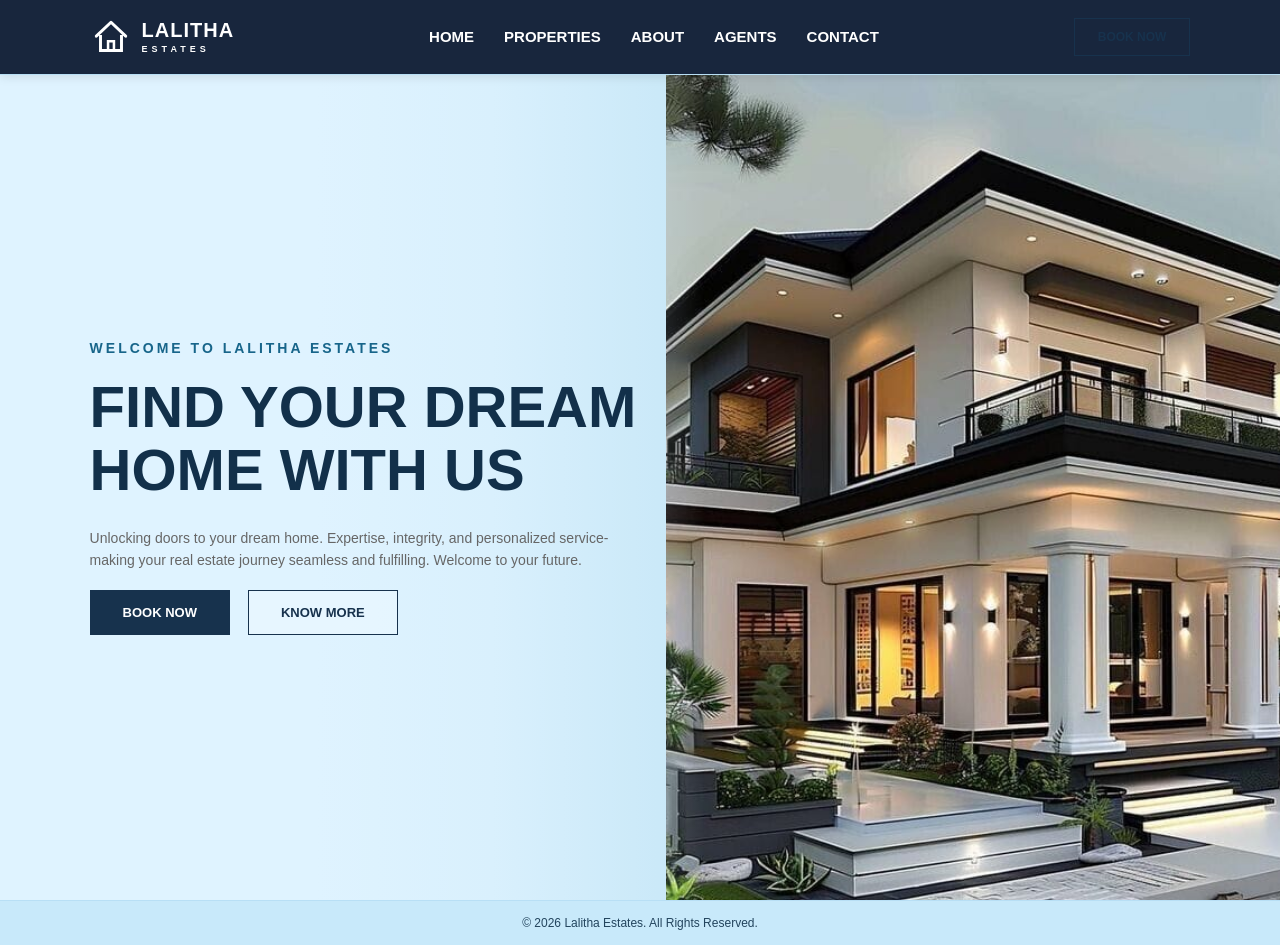
<file: fsd/index.html>
<!DOCTYPE html>
<html lang="en">

<head>
    <meta charset="UTF-8">
    <meta name="viewport" content="width=device-width, initial-scale=1.0">

    <title>Llaitha Estates</title>

    <!-- Link CSS file -->
    <link rel="stylesheet" href="style.css">
</head>

<body>

    <!-- ================= NAVBAR ================= -->

    <header>

        <nav class="navbar">

            <!-- LOGO -->

            <a href="index.html" class="logo">

                <div class="logo-icon">

                    <svg viewBox="0 0 100 100">

                        <!-- Roof -->
                        <path d="M15 48 L50 15 L85 48"
                              fill="none"
                              stroke="white"
                              stroke-width="7"
                              stroke-linecap="round"
                              stroke-linejoin="round"/>

                        <!-- House -->
                        <path d="M25 45 V82 H75 V45"
                              fill="none"
                              stroke="white"
                              stroke-width="7"/>

                        <!-- Door -->
                        <path d="M43 82 V60 H57 V82"
                              fill="none"
                              stroke="white"
                              stroke-width="6"/>

                    </svg>

                </div>

                <div class="logo-text">
                    <span>LALITHA</span>
                    <small>ESTATES</small>
                </div>

            </a>


            <!-- ================= NAVIGATION LINKS ================= -->

            <ul class="nav-links">

                <li>
                    <a href="index.html">HOME</a>
                </li>

                <li>
                    <a href="properties.html">PROPERTIES</a>
                </li>

                <li>
                    <a href="about.html">ABOUT</a>
                </li>

                <li>
                    <a href="agents.html">AGENTS</a>
                </li>

                <li>
                    <a href="contact.html">CONTACT</a>
                </li>

            </ul>


            <!-- BOOK NOW -->

            <a href="contact.html" class="nav-button">
                BOOK NOW
            </a>

        </nav>

    </header>


    <!-- ================= HOME / HERO SECTION ================= -->

    <main>

        <section class="hero">

            <!-- Dark overlay -->
            <div class="hero-overlay"></div>


            <!-- Hero Content -->

            <div class="hero-content">

                <p class="welcome">
                    WELCOME TO LALITHA ESTATES
                </p>


                <h1>
                    FIND YOUR DREAM
                    <br>
                    HOME WITH US
                </h1>


                <p class="description">

                    Unlocking doors to your dream home.
                    Expertise, integrity, and personalized
                    service-making your real estate journey
                    seamless and fulfilling. Welcome to your
                    future.

                </p>


                <!-- Buttons -->

                <div class="hero-buttons">

                    <a href="contact.html" class="btn book-btn">
                        BOOK NOW
                    </a>

                    <a href="about.html" class="btn know-btn">
                        KNOW MORE
                    </a>

                </div>

            </div>

        </section>

    </main>


    <!-- ================= FOOTER ================= -->

    <footer>

        <p>
            © 2026 Lalitha Estates. All Rights Reserved.
        </p>

    </footer>


</body>

</html
</file>
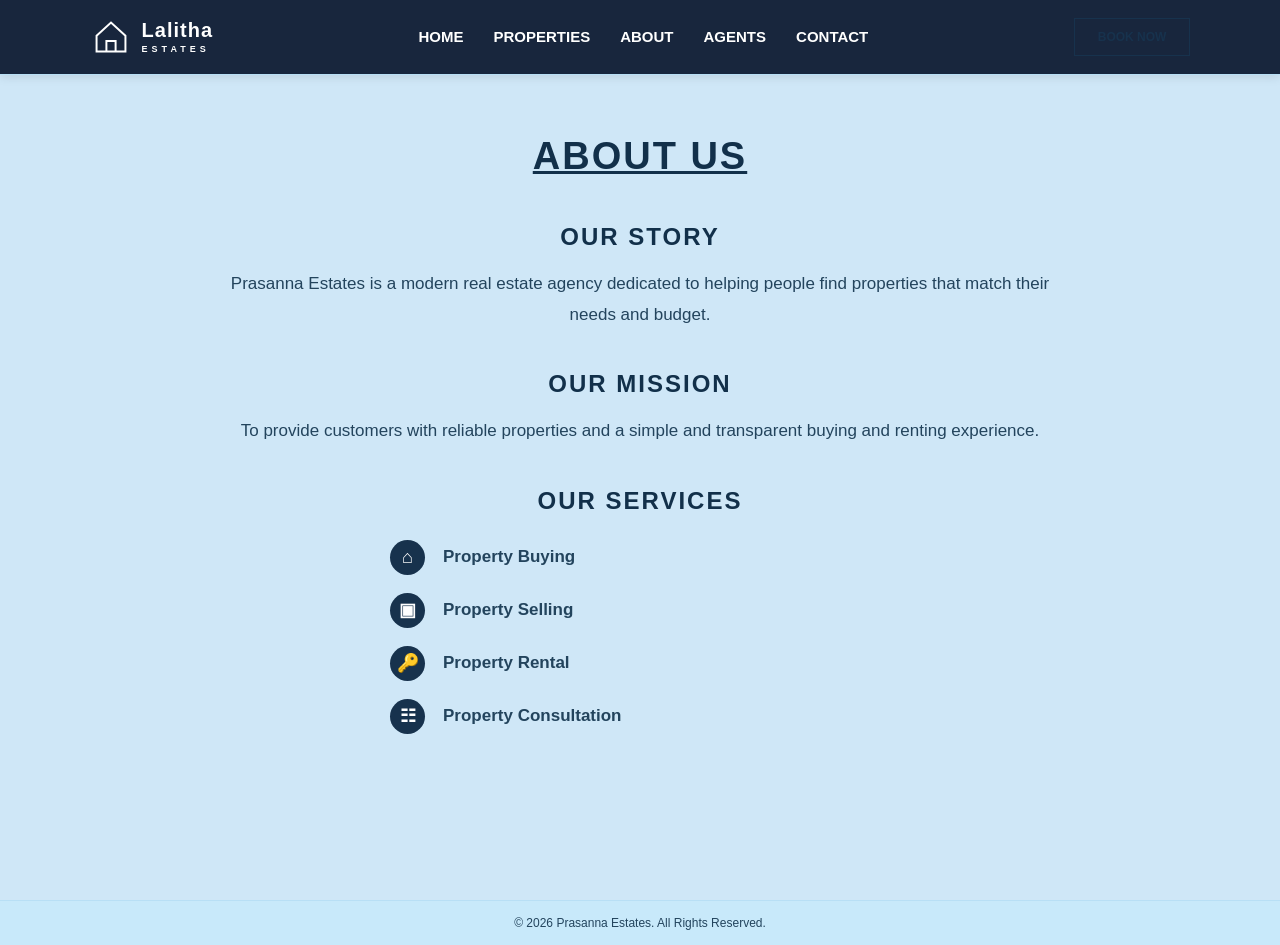
<file: fsd/About.html>
<!DOCTYPE html>
<html lang="en">

<head>
    <meta charset="UTF-8">
    <meta name="viewport" content="width=device-width, initial-scale=1.0">

    <title>About Us - Lalitha Estates</title>

    <link rel="stylesheet" href="style.css">
</head>

<body>

    <!-- =========================================
         NAVBAR
    ========================================= -->

    <nav class="navbar">

        <a href="index.html" class="logo">

            <div class="logo-icon">
                <svg viewBox="0 0 64 64" fill="none">
                    <path d="M10 30L32 10L54 30V54H10V30Z"
                          stroke="#17324d"
                          stroke-width="3"/>

                    <path d="M25 54V38H39V54"
                          stroke="#17324d"
                          stroke-width="3"/>
                </svg>
            </div>

            <div class="logo-text">
                <span>Lalitha</span>
                <small>ESTATES</small>
            </div>

        </a>


        <ul class="nav-links">

            <li><a href="index.html">HOME</a></li>

            <li><a href="Properties.html">PROPERTIES</a></li>

            <li><a href="About.html">ABOUT</a></li>

            <li><a href="Agents.html">AGENTS</a></li>

            <li><a href="Contact.html">CONTACT</a></li>

        </ul>


        <a href="Contact.html" class="nav-button">
            BOOK NOW
        </a>

    </nav>


    <!-- =========================================
         ABOUT PAGE
    ========================================= -->

    
        <main class="about-page">

        <section class="about-heading">
            
            

            <h1>ABOUT US</h1>

            

        </section>


        <!-- OUR STORY -->

        <section class="about-section">

            <h2>OUR STORY</h2>

            <p>
                Prasanna Estates is a modern real estate agency
                dedicated to helping people find properties that
                match their needs and budget.
            </p>

        </section>


        <!-- OUR MISSION -->

        <section class="about-section">

            <h2>OUR MISSION</h2>

            <p>
                To provide customers with reliable properties
                and a simple and transparent buying and renting
                experience.
            </p>

        </section>


        <!-- OUR SERVICES -->

        <section class="services-section">

            <h2>OUR SERVICES</h2>

            <div class="service-list">

                <div class="service-item">

                    <div class="service-icon">⌂</div>

                    <span>Property Buying</span>

                </div>


                <div class="service-item">

                    <div class="service-icon">▣</div>

                    <span>Property Selling</span>

                </div>


                <div class="service-item">

                    <div class="service-icon">🔑</div>

                    <span>Property Rental</span>

                </div>


                <div class="service-item">

                    <div class="service-icon">☷</div>

                    <span>Property Consultation</span>

                </div>

            </div>

        </section>

    </main>


    <!-- FOOTER -->

    <footer>

        © 2026 Prasanna Estates. All Rights Reserved.

    </footer>

</body>

</html>
</file>
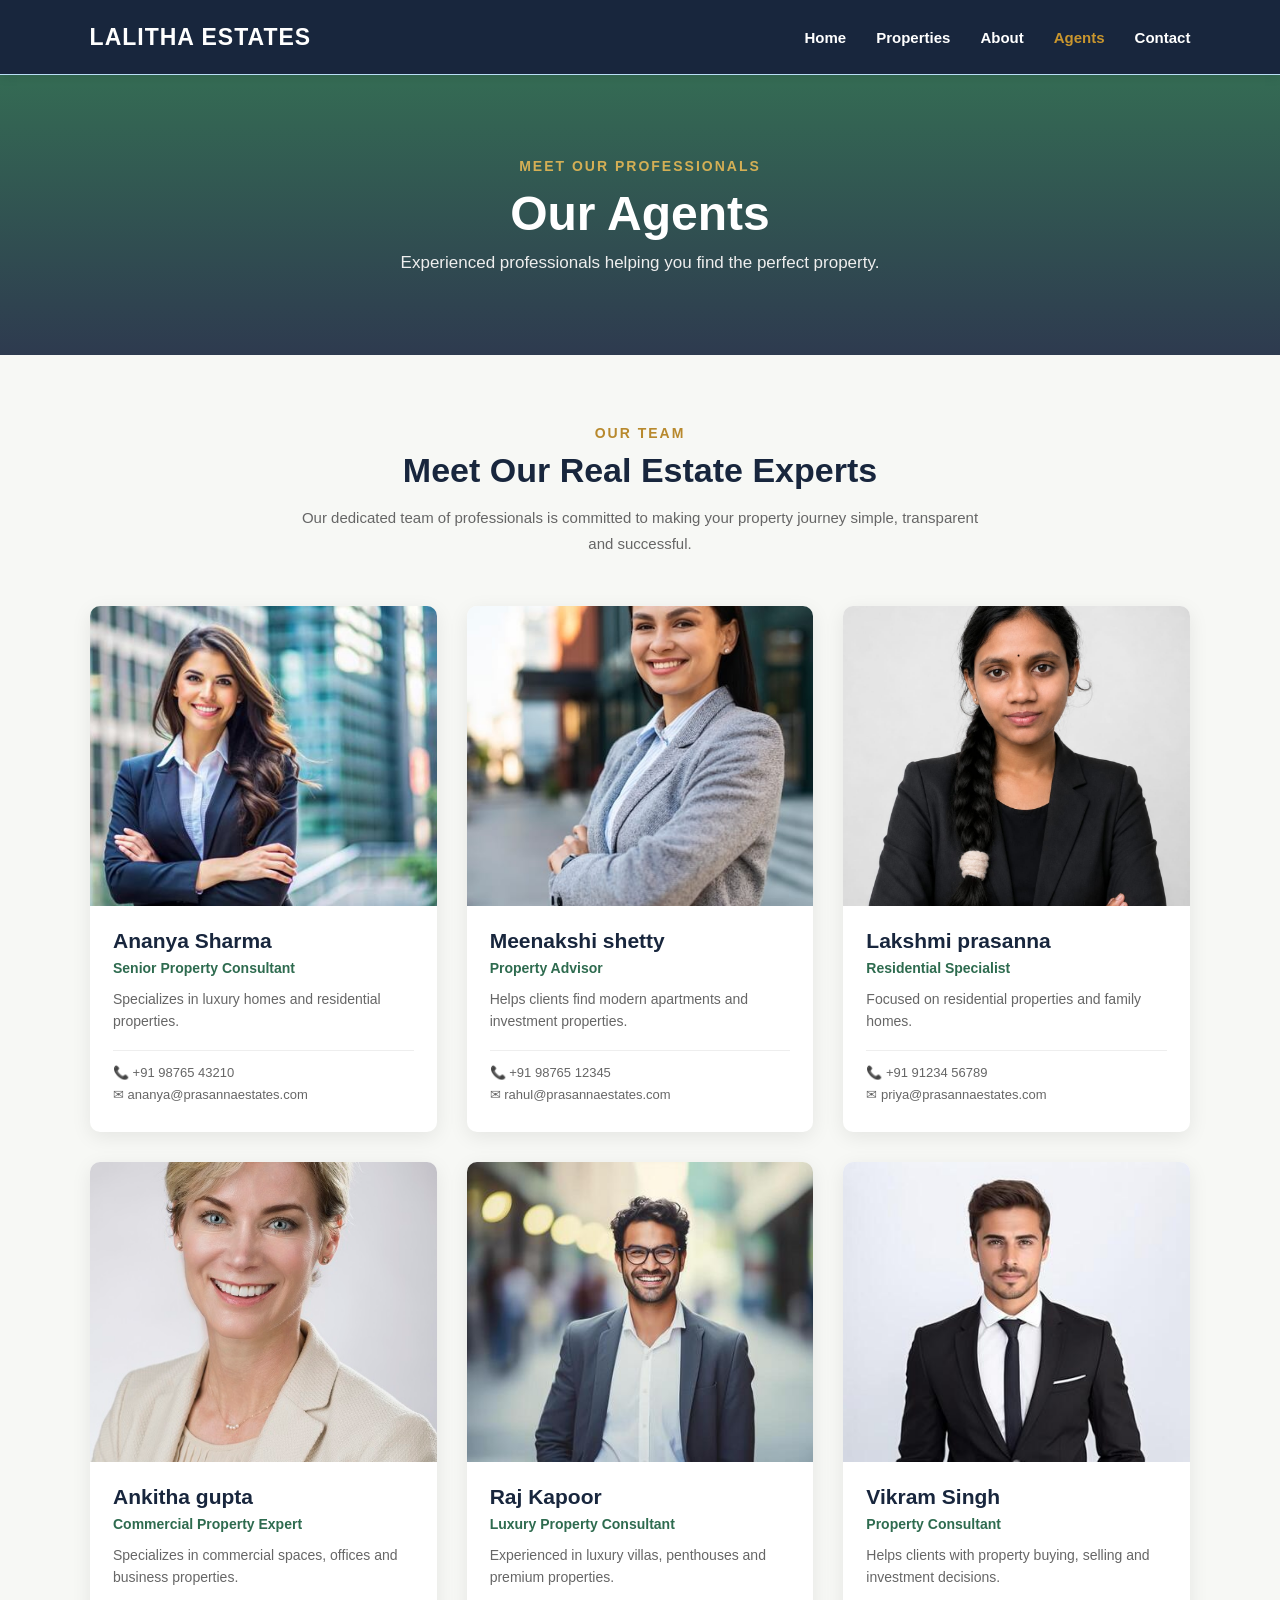
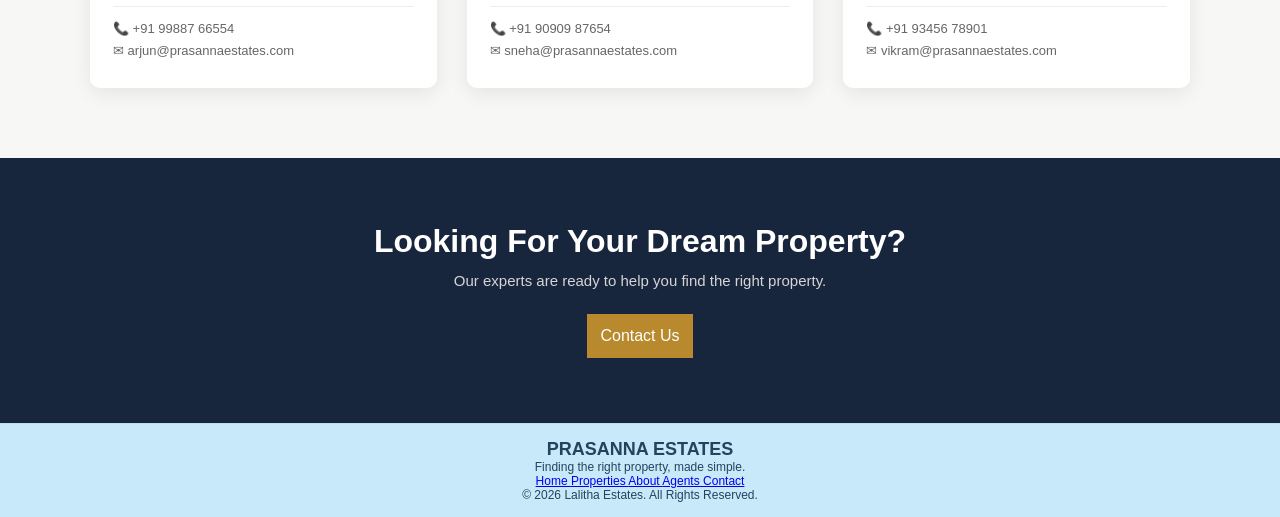
<file: fsd/Agents.html>
<!DOCTYPE html>
<html lang="en">

<head>

    <meta charset="UTF-8">

    <meta name="viewport"
          content="width=device-width, initial-scale=1.0">

    <title>Our Agents - Lalitha Estates</title>

    <link rel="stylesheet" href="style.css">

</head>

<body>


<!-- ================= NAVBAR ================= -->

<header>

    <nav class="navbar">

        <!-- LOGO -->

        <a href="index.html" class="logo">
            LALITHA ESTATES
        </a>


        <!-- NAVIGATION -->

        <div class="nav-links">

            <a href="Home.html">
                Home
            </a>

            <a href="Properties.html">
                Properties
            </a>

            <a href="About.html">
                About
            </a>

            <a href="Agents.html" class="active">
                Agents
            </a>

            <a href="Contact.html">
                Contact
            </a>

        </div>

    </nav>

</header>



<!-- ================= AGENTS HERO ================= -->

<section class="agents-hero">

    <div class="agents-hero-content">

        <p>
            MEET OUR PROFESSIONALS
        </p>

        <h1>
            Our Agents
        </h1>

        <span>
            Experienced professionals helping you
            find the perfect property.
        </span>

    </div>

</section>



<!-- ================= AGENTS SECTION ================= -->

<main>

    <section class="agents-section">

        <div class="agents-heading">

            <p class="section-label">
                OUR TEAM
            </p>

            <h2>
                Meet Our Real Estate Experts
            </h2>

            <p>
                Our dedicated team of professionals is
                committed to making your property journey
                simple, transparent and successful.
            </p>

        </div>



        <!-- ================= AGENTS GRID ================= -->

        <div class="agents-container">


            <!-- AGENT 1 -->

            <div class="agent-card">

                <div class="agent-image">

                    <img src="images/agent1.jpeg"
                         alt="Agent 1">

                </div>

                <div class="agent-details">

                    <h3>
                        Ananya Sharma
                    </h3>

                    <p class="agent-role">
                        Senior Property Consultant
                    </p>

                    <p class="agent-description">
                        Specializes in luxury homes and
                        residential properties.
                    </p>

                    <div class="agent-contact">

                        <p>
                            📞 +91 98765 43210
                        </p>

                        <p>
                            ✉ ananya@prasannaestates.com
                        </p>

                    </div>

                </div>

            </div>



            <!-- AGENT 2 -->

            <div class="agent-card">

                <div class="agent-image">

                    <img src="images/agent2.jpeg"
                         alt="Agent 2">

                </div>

                <div class="agent-details">

                    <h3>
                        Meenakshi shetty
                    </h3>

                    <p class="agent-role">
                        Property Advisor
                    </p>

                    <p class="agent-description">
                        Helps clients find modern apartments
                        and investment properties.
                    </p>

                    <div class="agent-contact">

                        <p>
                            📞 +91 98765 12345
                        </p>

                        <p>
                            ✉ rahul@prasannaestates.com
                        </p>

                    </div>

                </div>

            </div>



            <!-- AGENT 3 -->

            <div class="agent-card">

                <div class="agent-image">

                    <img src="images/lakshmiprasanna.jpeg"
                         alt="Agent 3">

                </div>

                <div class="agent-details">

                    <h3>
                        Lakshmi prasanna
                    </h3>

                    <p class="agent-role">
                        Residential Specialist
                    </p>

                    <p class="agent-description">
                        Focused on residential properties
                        and family homes.
                    </p>

                    <div class="agent-contact">

                        <p>
                            📞 +91 91234 56789
                        </p>

                        <p>
                            ✉ priya@prasannaestates.com
                        </p>

                    </div>

                </div>

            </div>



            <!-- AGENT 4 -->

            <div class="agent-card">

                <div class="agent-image">

                    <img src="images/agent4.jpeg"
                         alt="Agent 4">

                </div>

                <div class="agent-details">

                    <h3>
                        Ankitha gupta
                    </h3>

                    <p class="agent-role">
                        Commercial Property Expert
                    </p>

                    <p class="agent-description">
                        Specializes in commercial spaces,
                        offices and business properties.
                    </p>

                    <div class="agent-contact">

                        <p>
                            📞 +91 99887 66554
                        </p>

                        <p>
                            ✉ arjun@prasannaestates.com
                        </p>

                    </div>

                </div>

            </div>



            <!-- AGENT 5 -->

            <div class="agent-card">

                <div class="agent-image">

                    <img src="images/agent5.jpeg"
                         alt="Agent 5">

                </div>

                <div class="agent-details">

                    <h3>
                        Raj Kapoor
                    </h3>

                    <p class="agent-role">
                        Luxury Property Consultant
                    </p>

                    <p class="agent-description">
                        Experienced in luxury villas,
                        penthouses and premium properties.
                    </p>

                    <div class="agent-contact">

                        <p>
                            📞 +91 90909 87654
                        </p>

                        <p>
                            ✉ sneha@prasannaestates.com
                        </p>

                    </div>

                </div>

            </div>



            <!-- AGENT 6 -->

            <div class="agent-card">

                <div class="agent-image">

                    <img src="images/agent6.jpeg"
                         alt="Agent 6">

                </div>

                <div class="agent-details">

                    <h3>
                        Vikram Singh
                    </h3>

                    <p class="agent-role">
                        Property Consultant
                    </p>

                    <p class="agent-description">
                        Helps clients with property buying,
                        selling and investment decisions.
                    </p>

                    <div class="agent-contact">

                        <p>
                            📞 +91 93456 78901
                        </p>

                        <p>
                            ✉ vikram@prasannaestates.com
                        </p>

                    </div>

                </div>

            </div>


        </div>

    </section>



    <!-- ================= CTA ================= -->

    <section class="agents-cta">

        <h2>
            Looking For Your Dream Property?
        </h2>

        <p>
            Our experts are ready to help you find
            the right property.
        </p>

        <a href="Contact.html">
            Contact Us
        </a>

    </section>

</main>



<!-- ================= FOOTER ================= -->

<footer>

    <div class="footer-content">

        <div>

            <h2>
                PRASANNA ESTATES
            </h2>

            <p>
                Finding the right property,
                made simple.
            </p>

        </div>


        <div class="footer-links">

            <a href="Home.html">
                Home
            </a>

            <a href="Properties.html">
                Properties
            </a>

            <a href="About.html">
                About
            </a>

            <a href="Agents.html">
                Agents
            </a>

            <a href="Contact.html">
                Contact
            </a>

        </div>

    </div>


    <div class="copyright">

        © 2026 Lalitha Estates.
        All Rights Reserved.

    </div>

</footer>


</body>

</html>
</file>
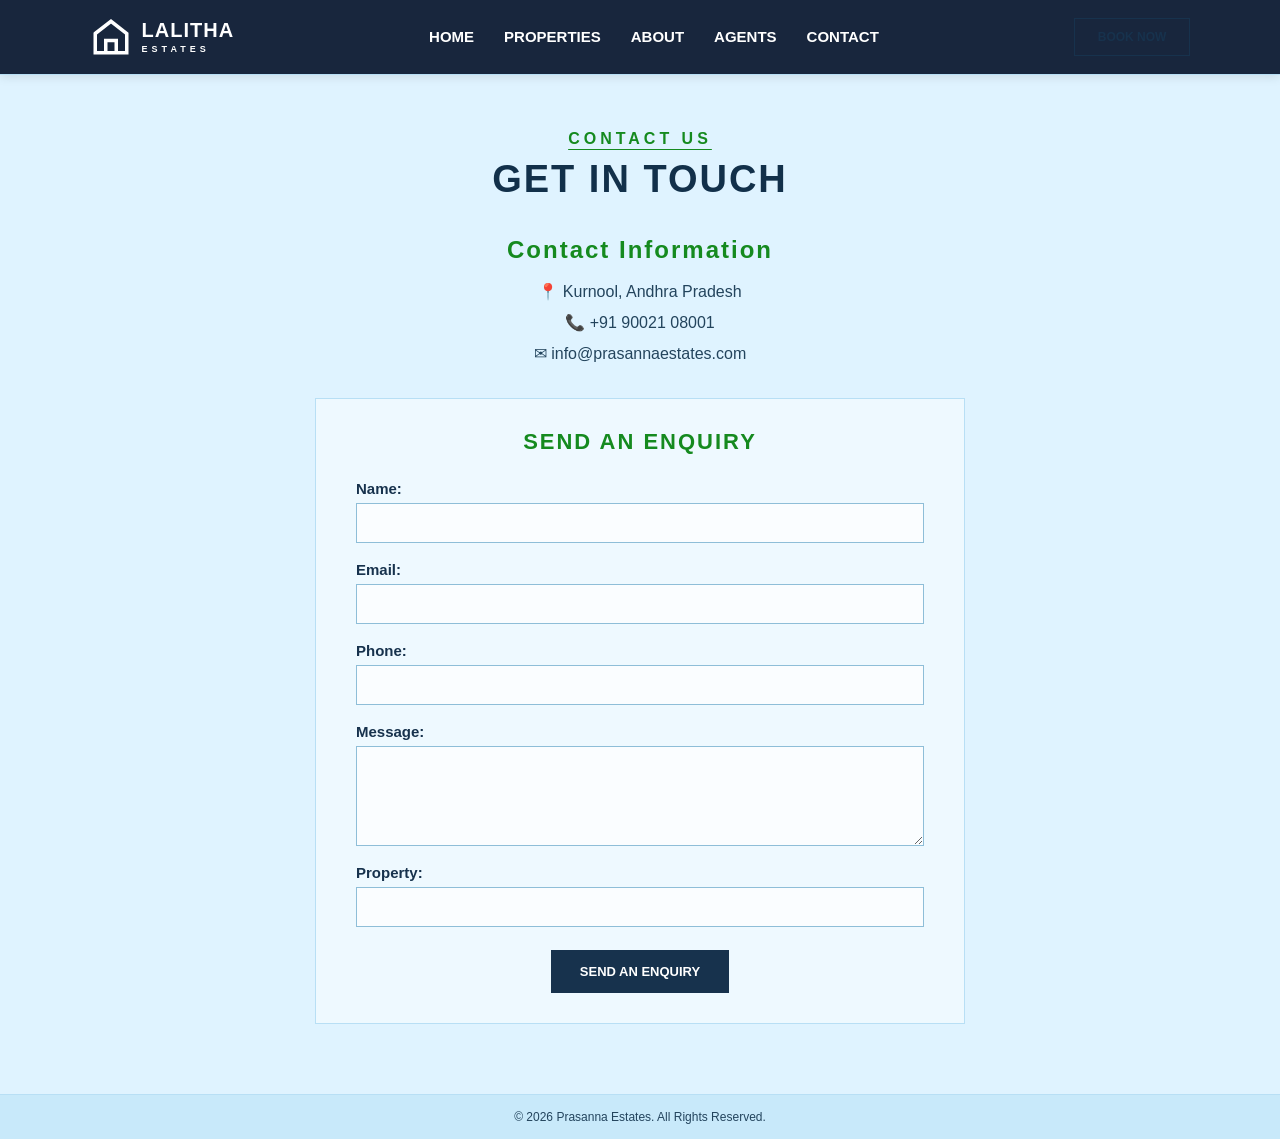
<file: fsd/Contact.html>
<!DOCTYPE html>
<html lang="en">
<head>
    <meta charset="UTF-8">
    <meta name="viewport" content="width=device-width, initial-scale=1.0">

    <title>Contact Us - Lalitha Estates</title>

    <link rel="stylesheet" href="style.css">
</head>

<body>

    <!-- =========================================
         NAVBAR
    ========================================= -->

    <nav class="navbar">

        <a href="index.html" class="logo">

            <div class="logo-icon">
                <!-- Simple house icon -->
                <svg viewBox="0 0 24 24" fill="none"
                     xmlns="http://www.w3.org/2000/svg">

                    <path d="M3 10L12 3L21 10V21H3V10Z"
                          stroke="currentColor"
                          stroke-width="2"/>

                    <path d="M9 21V14H15V21"
                          stroke="currentColor"
                          stroke-width="2"/>
                </svg>
            </div>

            <div class="logo-text">
                <span>LALITHA</span>
                <small>ESTATES</small>
            </div>

        </a>


        <ul class="nav-links">

            <li>
                <a href="index.html">HOME</a>
            </li>

            <li>
                <a href="Properties.html">PROPERTIES</a>
            </li>

            <li>
                <a href="About.html">ABOUT</a>
            </li>

            <li>
                <a href="Agents.html">AGENTS</a>
            </li>

            <li>
                <a href="Contact.html">CONTACT</a>
            </li>

        </ul>


        <a href="Contact.html" class="nav-button">
            BOOK NOW
        </a>

    </nav>



    <!-- =========================================
         CONTACT PAGE
    ========================================= -->

    <section class="contact-page">

        <!-- PAGE HEADING -->

        <div class="contact-heading">

            <p>CONTACT US</p>

            <h1>GET IN TOUCH</h1>

        </div>


        <!-- CONTACT INFORMATION -->

        <div class="contact-info">

            <h2>Contact Information</h2>

            <p>
                📍 Kurnool, Andhra Pradesh
            </p>

            <p>
                📞 +91 90021 08001
            </p>

            <p>
                ✉ info@prasannaestates.com
            </p>

        </div>


        <!-- CONTACT FORM -->

        <div class="contact-form">

            <h2>SEND AN ENQUIRY</h2>


            <form>

                <!-- Name -->

                <label for="name">Name:</label>

                <input
                    type="text"
                    id="name"
                    name="name"
                    required
                >


                <!-- Email -->

                <label for="email">Email:</label>

                <input
                    type="email"
                    id="email"
                    name="email"
                    required
                >


                <!-- Phone -->

                <label for="phone">Phone:</label>

                <input
                    type="tel"
                    id="phone"
                    name="phone"
                >


                <!-- Message -->

                <label for="message">Message:</label>

                <textarea
                    id="message"
                    name="message"
                    rows="4"
                ></textarea>


                <!-- Property -->

                <label for="property">Property:</label>

                <input
                    type="text"
                    id="property"
                    name="property"
                >


                <!-- Submit -->

                <button type="submit">
                    SEND AN ENQUIRY
                </button>

            </form>

        </div>

    </section>


    <!-- FOOTER -->

    <footer>
        © 2026 Prasanna Estates. All Rights Reserved.
    </footer>

</body>
</html>
</file>
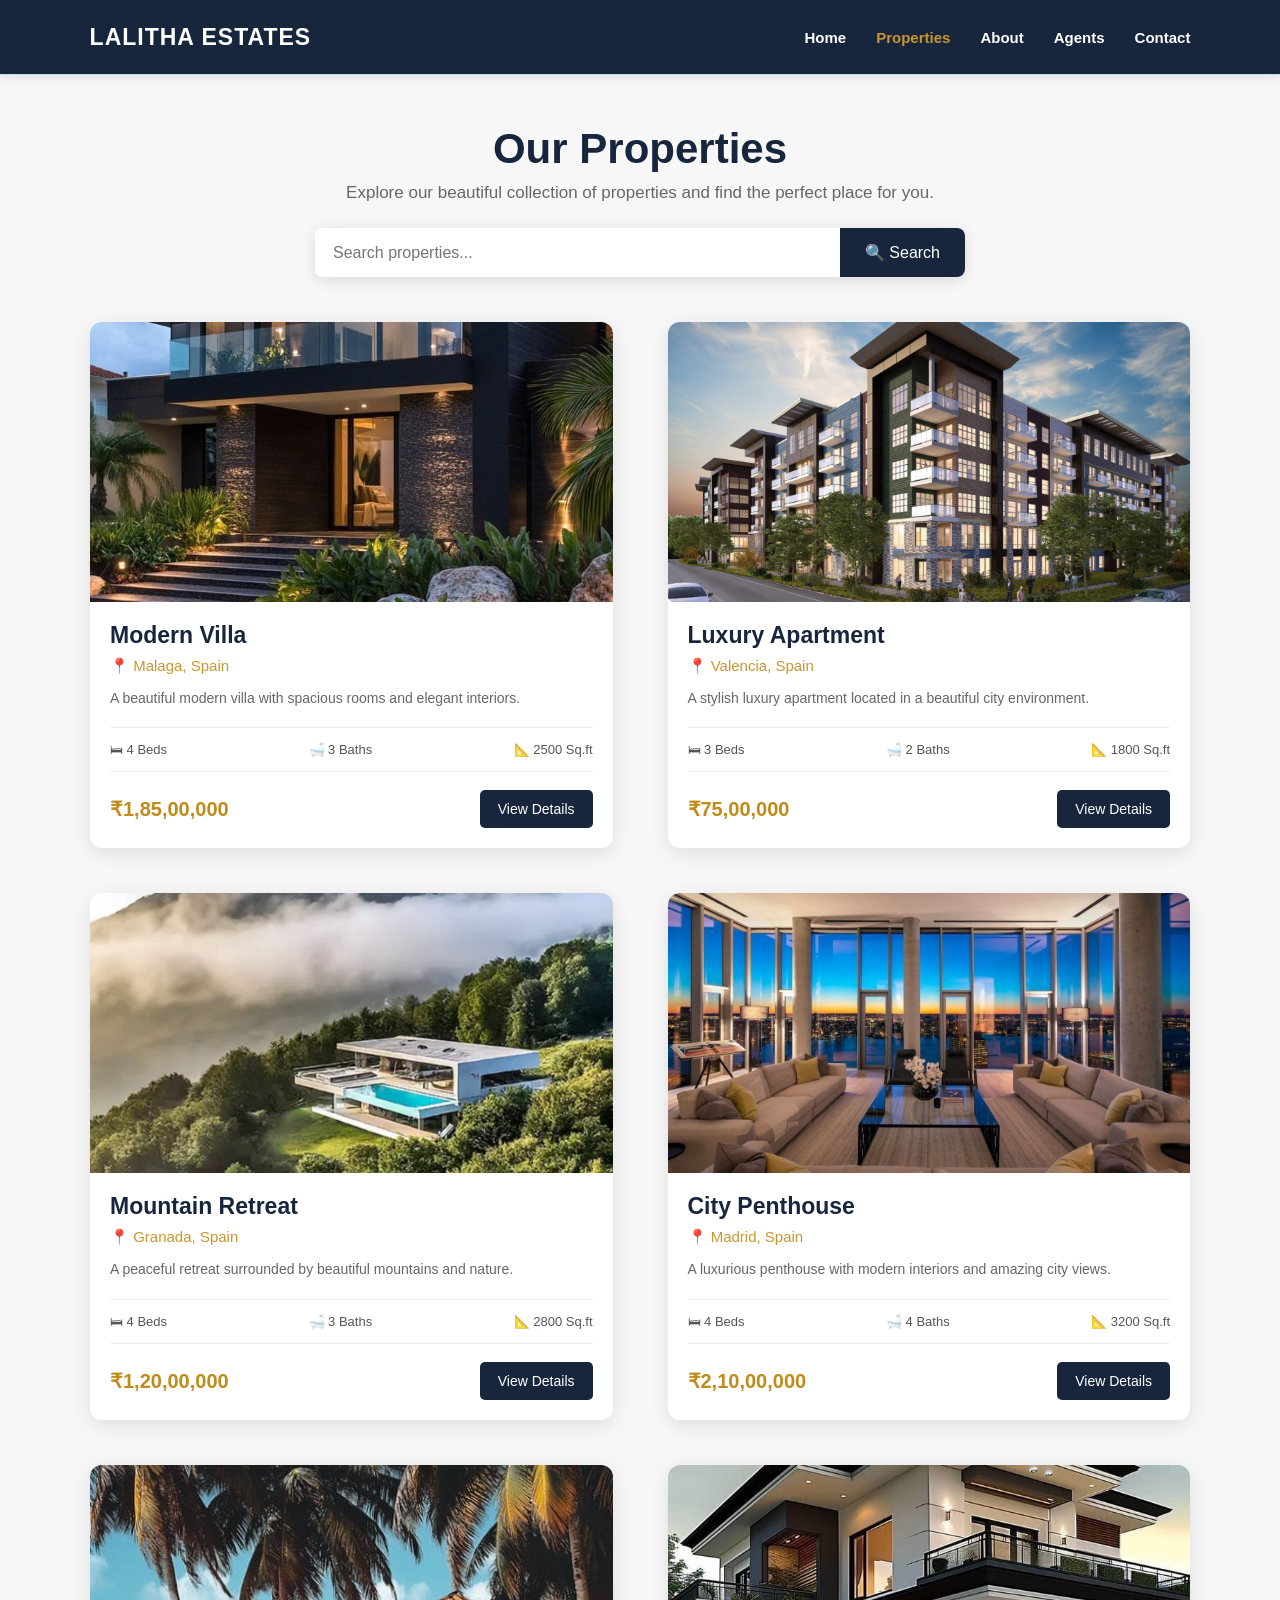
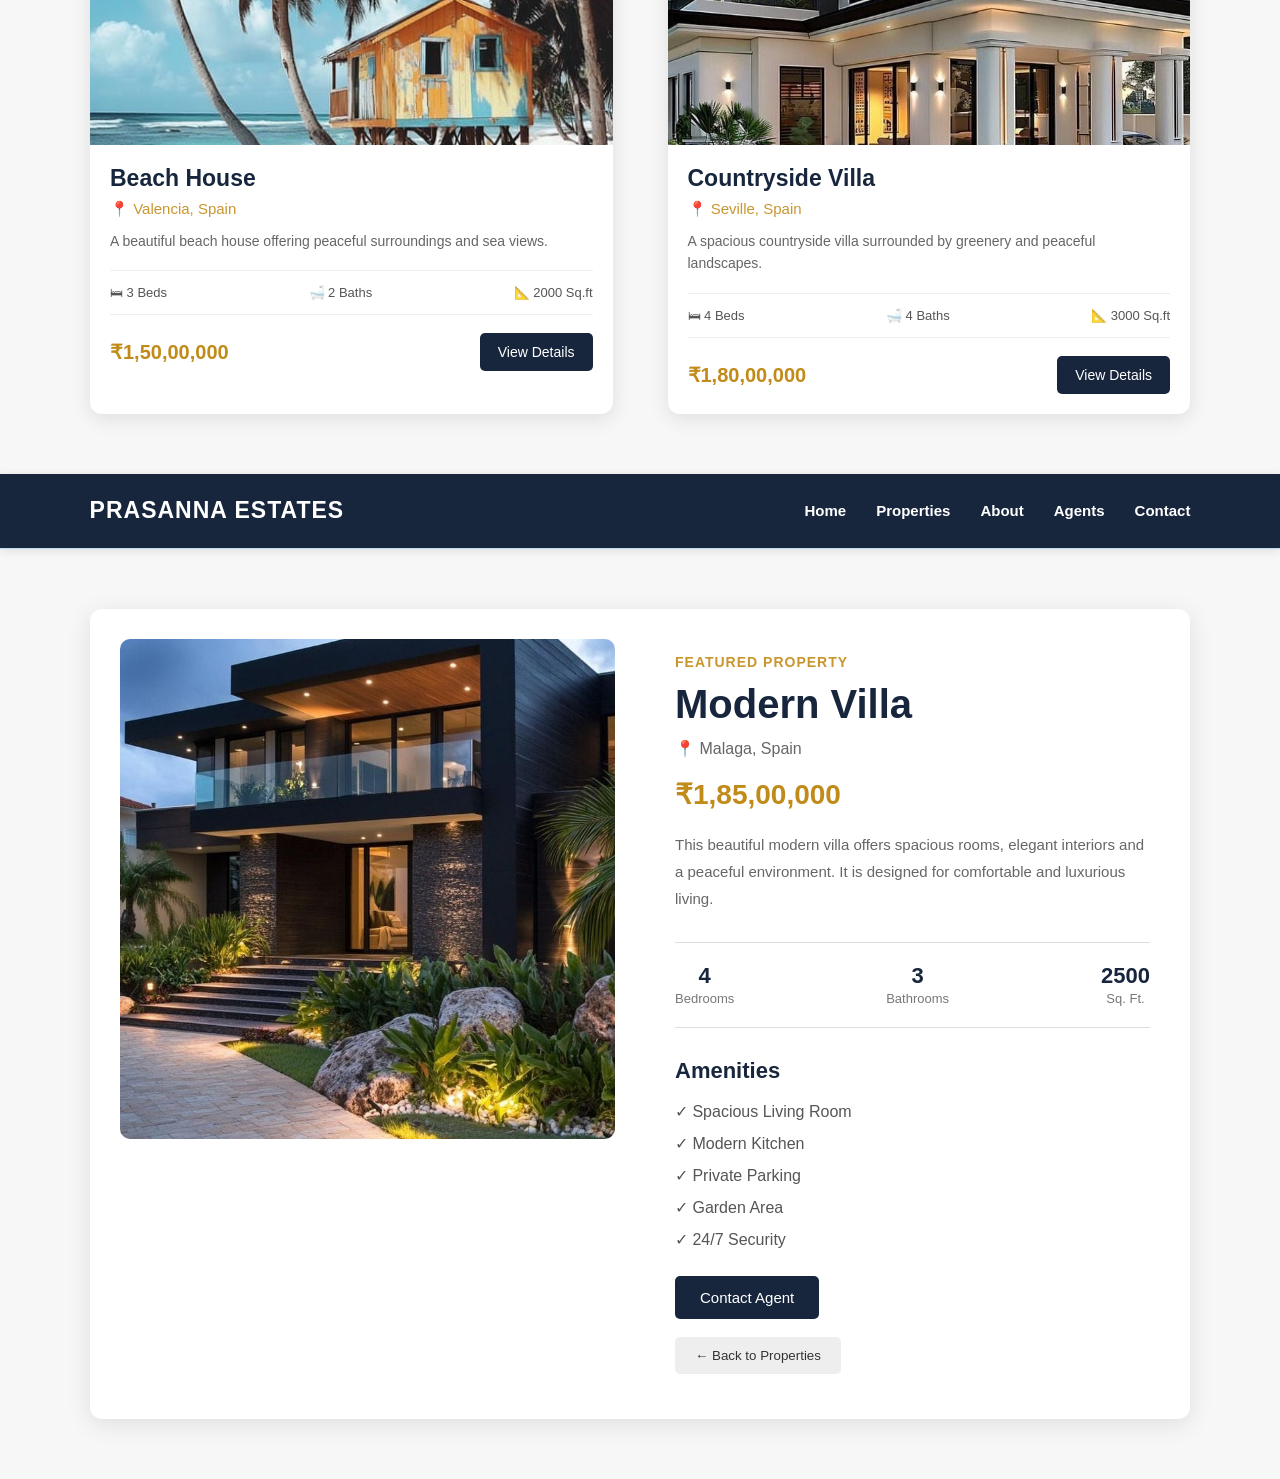
<file: fsd/Properties.html>
<!DOCTYPE html>
<html lang="en">

<head>
    <meta charset="UTF-8">

    <meta name="viewport" content="width=device-width, initial-scale=1.0">

    <title>Properties - Lalitha Estates</title>

    <link rel="stylesheet" href="style.css">
</head>

<body>

    <!-- ================= NAVBAR ================= -->

    <header>

        <nav class="navbar">

            <div class="logo">
                LALITHA ESTATES
            </div>

            <div class="nav-links">

                <a href="Home.html">Home</a>

                <a href="Properties.html" class="active">
                    Properties
                </a>

                <a href="About.html">
                    About
                </a>

                <a href="Agents.html">
                    Agents
                </a>

                <a href="Contact.html">
                    Contact
                </a>

            </div>

        </nav>

    </header>


    <!-- ================= PAGE TITLE ================= -->

    <section class="properties-heading">

        <h1>Our Properties</h1>

        <p>
            Explore our beautiful collection of properties
            and find the perfect place for you.
        </p>

    </section>


    <!-- ================= SEARCH BAR ================= -->

    <section class="search-section">

        <div class="search-box">

            <input
                type="text"
                id="searchInput"
                placeholder="Search properties..."
            >

            <button onclick="searchProperties()">
                🔍 Search
            </button>

        </div>

    </section>


    <!-- ================= PROPERTIES ================= -->

    <section class="properties-container">


        <!-- PROPERTY 1 -->

        <div class="property-card">

            <img
                src="images/Modernvilla.jpeg"
                alt="Modern Villa"
            >

            <div class="property-details">

                <h2>Modern Villa</h2>

                <p class="location">
                    📍 Malaga, Spain
                </p>

                <p class="description">
                    A beautiful modern villa with spacious
                    rooms and elegant interiors.
                </p>

                <div class="property-info">

                    <span>🛏 4 Beds</span>

                    <span>🛁 3 Baths</span>

                    <span>📐 2500 Sq.ft</span>

                </div>

                <div class="property-bottom">

                    <strong>₹1,85,00,000</strong>

                    <button>
                        View Details
                    </button>

                </div>

            </div>

        </div>



        <!-- PROPERTY 2 -->

        <div class="property-card">

            <img
                src="images/Apartment.jpeg"
                alt="Luxury Apartment"
            >

            <div class="property-details">

                <h2>Luxury Apartment</h2>

                <p class="location">
                    📍 Valencia, Spain
                </p>

                <p class="description">
                    A stylish luxury apartment located
                    in a beautiful city environment.
                </p>

                <div class="property-info">

                    <span>🛏 3 Beds</span>

                    <span>🛁 2 Baths</span>

                    <span>📐 1800 Sq.ft</span>

                </div>

                <div class="property-bottom">

                    <strong>₹75,00,000</strong>

                    <button>
                        View Details
                    </button>

                </div>

            </div>

        </div>



        <!-- PROPERTY 3 -->

        <div class="property-card">

            <img
                src="images/Mountain.jpeg"
                alt="Mountain Retreat"
            >

            <div class="property-details">

                <h2>Mountain Retreat</h2>

                <p class="location">
                    📍 Granada, Spain
                </p>

                <p class="description">
                    A peaceful retreat surrounded by
                    beautiful mountains and nature.
                </p>

                <div class="property-info">

                    <span>🛏 4 Beds</span>

                    <span>🛁 3 Baths</span>

                    <span>📐 2800 Sq.ft</span>

                </div>

                <div class="property-bottom">

                    <strong>₹1,20,00,000</strong>

                    <button>
                        View Details
                    </button>

                </div>

            </div>

        </div>



        <!-- PROPERTY 4 -->

        <div class="property-card">

            <img
                src="images/penthome.jpeg"
                alt="City Penthouse"
            >

            <div class="property-details">

                <h2>City Penthouse</h2>

                <p class="location">
                    📍 Madrid, Spain
                </p>

                <p class="description">
                    A luxurious penthouse with modern
                    interiors and amazing city views.
                </p>

                <div class="property-info">

                    <span>🛏 4 Beds</span>

                    <span>🛁 4 Baths</span>

                    <span>📐 3200 Sq.ft</span>

                </div>

                <div class="property-bottom">

                    <strong>₹2,10,00,000</strong>

                    <button>
                        View Details
                    </button>

                </div>

            </div>

        </div>



        <!-- PROPERTY 5 -->

        <div class="property-card">

            <img
                src="images/Beach house.jpeg"
                alt="Beach House"
            >

            <div class="property-details">

                <h2>Beach House</h2>

                <p class="location">
                    📍 Valencia, Spain
                </p>

                <p class="description">
                    A beautiful beach house offering
                    peaceful surroundings and sea views.
                </p>

                <div class="property-info">

                    <span>🛏 3 Beds</span>

                    <span>🛁 2 Baths</span>

                    <span>📐 2000 Sq.ft</span>

                </div>

                <div class="property-bottom">

                    <strong>₹1,50,00,000</strong>

                    <button>
                        View Details
                    </button>

                </div>

            </div>

        </div>



        <!-- PROPERTY 6 -->

        <div class="property-card">

            <img
                src="images/indexpagehouse.jpeg"
                alt="Countryside Villa"
            >

            <div class="property-details">

                <h2>Countryside Villa</h2>

                <p class="location">
                    📍 Seville, Spain
                </p>

                <p class="description">
                    A spacious countryside villa surrounded
                    by greenery and peaceful landscapes.
                </p>

                <div class="property-info">

                    <span>🛏 4 Beds</span>

                    <span>🛁 4 Baths</span>

                    <span>📐 3000 Sq.ft</span>

                </div>

                <div class="property-bottom">

                    <strong>₹1,80,00,000</strong>

                    <button>
                        View Details
                    </button>

                </div>

            </div>

        </div>


    </section>


    <!-- ================= JAVASCRIPT ================= -->

    <script>

        function searchProperties() {

            let searchText =
                document.getElementById("searchInput")
                .value
                .toLowerCase();

            let properties =
                document.querySelectorAll(".property-card");


            properties.forEach(function(property) {

                let propertyText =
                    property.innerText.toLowerCase();


                if (propertyText.includes(searchText)) {

                    property.style.display = "block";

                } else {

                    property.style.display = "none";

                }

            });

        }

    </script>


</body>

</html>
<!DOCTYPE html>
<html lang="en">

<head>

    <meta charset="UTF-8">

    <meta name="viewport"
          content="width=device-width, initial-scale=1.0">

    <title>Property Details - Prasanna Estates</title>

    <link rel="stylesheet" href="style.css">

</head>

<body>


<!-- ================= NAVBAR ================= -->

<header>

    <nav class="navbar">

        <div class="logo">
            PRASANNA ESTATES
        </div>

        <div class="nav-links">

            <a href="index.html">Home</a>

            <a href="Properties.html">
                Properties
            </a>

            <a href="About.html">
                About
            </a>

            <a href="Agents.html">
                Agents
            </a>

            <a href="Contact.html">
                Contact
            </a>

        </div>

    </nav>

</header>



<!-- ================= PROPERTY DETAILS ================= -->

<section class="property-detail-page">

    <div class="property-detail-container">


        <!-- IMAGE -->

        <div class="property-detail-image">

            <img src="images/Modernvilla.jpeg"
                 alt="Modern Villa">

        </div>


        <!-- DETAILS -->

        <div class="property-detail-content">

            <p class="property-label">
                FEATURED PROPERTY
            </p>

            <h1>
                Modern Villa
            </h1>

            <p class="detail-location">
                📍 Malaga, Spain
            </p>

            <h2 class="detail-price">
                ₹1,85,00,000
            </h2>

            <p class="detail-description">

                This beautiful modern villa offers
                spacious rooms, elegant interiors and
                a peaceful environment. It is designed
                for comfortable and luxurious living.

            </p>


            <!-- PROPERTY FEATURES -->

            <div class="detail-features">

                <div>
                    <strong>4</strong>
                    <span>Bedrooms</span>
                </div>

                <div>
                    <strong>3</strong>
                    <span>Bathrooms</span>
                </div>

                <div>
                    <strong>2500</strong>
                    <span>Sq. Ft.</span>
                </div>

            </div>


            <!-- AMENITIES -->

            <h2 class="amenities-title">
                Amenities
            </h2>

            <ul class="amenities">

                <li>✓ Spacious Living Room</li>

                <li>✓ Modern Kitchen</li>

                <li>✓ Private Parking</li>

                <li>✓ Garden Area</li>

                <li>✓ 24/7 Security</li>

            </ul>


            <button class="contact-agent-btn"
                    onclick="window.location.href='Contact.html'">

                Contact Agent

            </button>


            <br><br>


            <button class="back-btn"
                    onclick="window.location.href='Properties.html'">

                ← Back to Properties

            </button>


        </div>

    </div>

</section>


</body>

</html>
</file>
<file: fsd/style.css>
/* =========================================
   RESET
========================================= */

* {
    margin: 0;
    padding: 0;
    box-sizing: border-box;
}

html {
    scroll-behavior: smooth;
}

body {
    font-family: Arial, Helvetica, sans-serif;
    background-color: #dff3ff;
    color: #17324d;
}


/* =========================================
   NAVBAR
========================================= */

.navbar {
    height: 75px;
    width: 100%;

    background-color: #d9f1ff;

    display: flex;
    align-items: center;
    justify-content: space-between;

    padding: 0 7%;

    position: relative;
    z-index: 10;

    border-bottom: 1px solid #b8dff5;
}


/* =========================================
   LOGO
========================================= */

.logo {
    display: flex;
    align-items: center;
    gap: 10px;

    text-decoration: none;
    color: #ffffff;
}

.logo-icon {
    width: 42px;
    height: 42px;

    display: flex;
    align-items: center;
    justify-content: center;
}

.logo-icon svg {
    width: 100%;
    height: 100%;
}

.logo-icon svg path {
    stroke: #ffffff;
}


/* Logo text */

.logo-text {
    display: flex;
    flex-direction: column;
    line-height: 1;
}

.logo-text span {
    font-size: 20px;
    font-weight: 700;
    letter-spacing: 1px;
    color: #ffffff;
}

.logo-text small {
    font-size: 9px;
    letter-spacing: 4px;
    color: #ffffff;
    margin-top: 5px;
}


/* =========================================
   NAVIGATION LINKS
========================================= */

.nav-links {
    display: flex;
    align-items: center;
    gap: 32px;
    list-style: none;
}

.nav-links li {
    list-style: none;
}

.nav-links a {
    text-decoration: none;
    color: #17324d;

    font-size: 13px;
    font-weight: 600;

    transition: 0.3s;
}

.nav-links a:hover {
    color: #2384b5;
}


/* =========================================
   BOOK NOW NAV BUTTON
========================================= */

.nav-button {
    text-decoration: none;

    color: #17324d;

    border: 1px solid #17324d;

    padding: 11px 23px;

    font-size: 12px;

    font-weight: bold;

    transition: 0.3s;
}

.nav-button:hover {
    background-color: #17324d;
    color: white;
}


/* =========================================
   HERO SECTION
========================================= */

.hero {
    min-height: calc(100vh - 75px);

    position: relative;

    display: flex;
    align-items: center;

    padding: 0 7%;

    /* LIGHT BLUE LEFT BACKGROUND */

    background-color: #c7e7f7;

    overflow: hidden;
}


/* =========================================
   HOUSE IMAGE - RIGHT SIDE
========================================= */

.hero::after {

    content: "";

    position: absolute;

    top: 0;
    right: 0;

    width: 48%;
    height: 100%;

    /*
       YOUR ACTUAL IMAGE
    */

    background-image: url("images/indexpagehouse.jpeg");

    background-size: cover;

    background-position: center;

    background-repeat: no-repeat;

    z-index: 0;
}


/* =========================================
   LIGHT BLUE GRADIENT OVER IMAGE
========================================= */
.hero-overlay {
    position: absolute;

    top: 0;
    left: 0;

    width: 55%;
    height: 100%;

    background: linear-gradient(
        90deg,
        #dff3ff 0%,
        #dff3ff 45%,
        rgba(223, 243, 255, 0.75) 70%,
        rgba(223, 243, 255, 0) 100%
    );

    z-index: 1;

    pointer-events: none;
}


/* =========================================
   HERO CONTENT
========================================= */

.hero-content {

    position: relative;

    z-index: 2;

    max-width: 650px;
}


/* =========================================
   WELCOME TEXT
========================================= */

.welcome {

    color: #17658a;

    font-size: 14px;

    font-weight: bold;

    letter-spacing: 3px;

    margin-bottom: 20px;
}


/* =========================================
   MAIN HEADING
========================================= */

.hero h1 {

    color: #12304a;

    font-size: 58px;

    line-height: 1.08;

    font-weight: 800;

    margin-bottom: 25px;
}


/* =========================================
   DESCRIPTION
========================================= */

.description {

    color: #23445d;

    font-size: 15px;

    line-height: 1.7;

    max-width: 540px;

    margin-bottom: 32px;

    font-weight: 500;
}


/* =========================================
   HERO BUTTONS
========================================= */

.hero-buttons {

    display: flex;

    gap: 18px;
}


/* Common button */

.btn {

    display: inline-block;

    padding: 14px 32px;

    text-decoration: none;

    font-size: 13px;

    font-weight: bold;

    transition: 0.3s;
}


/* =========================================
   BOOK NOW
========================================= */

.book-btn {

    background-color: #17324d;

    color: white;

    border: 1px solid #17324d;
}

.book-btn:hover {

    background-color: #2384b5;

    border-color: #2384b5;

    color: white;
}


/* =========================================
   KNOW MORE
========================================= */

.know-btn {

    border: 1px solid #17324d;

    color: #17324d;

    background: rgba(255, 255, 255, 0.25);
}

.know-btn:hover {

    background-color: #17324d;

    color: white;
}


/* =========================================
   FOOTER
========================================= */

footer {

    background-color: #c8e9fa;

    text-align: center;

    padding: 15px;

    color: #23445d;

    font-size: 12px;

    border-top: 1px solid #b8dff5;
}


/* =========================================
   TABLET
========================================= */

@media (max-width: 1000px) {

    .navbar {
        padding: 0 4%;
    }

    .nav-links {
        gap: 18px;
    }

    .nav-links a {
        font-size: 12px;
    }

    .hero {
        padding: 0 5%;
    }

    .hero h1 {
        font-size: 48px;
    }

    .hero::after {
        width: 52%;
    }
}


/* =========================================
   MOBILE
========================================= */

@media (max-width: 750px) {

    .navbar {

        height: auto;

        min-height: 75px;

        padding: 12px 5%;
    }

    .nav-links {
        display: none;
    }

    .nav-button {

        padding: 9px 14px;

        font-size: 11px;
    }

    .hero {

        min-height: calc(100vh - 75px);

        padding: 0 7%;
    }

    /* House becomes background on mobile */

    .hero::after {

        width: 100%;

        opacity: 0.35;

        background-position: center;
    }

    .hero-overlay {

        background: rgba(223, 243, 255, 0.78);
    }

    .hero h1 {

        font-size: 40px;
    }

    .description {

        font-size: 14px;
    }

    .hero-buttons {

        gap: 10px;
    }

    .btn {

        padding: 13px 22px;
    }
}


/* =========================================
   SMALL MOBILE
========================================= */

@media (max-width: 450px) {

    .logo-text span {
        font-size: 16px;
    }

    .logo-text small {
        font-size: 7px;
        letter-spacing: 3px;
    }

    .logo-icon {
        width: 35px;
        height: 35px;
    }

    .nav-button {
        display: none;
    }

    .hero h1 {
        font-size: 34px;
    }

    .welcome {
        font-size: 10px;
        letter-spacing: 2px;
    }

    .hero-buttons {
        flex-direction: column;
        width: 160px;
    }
}
/* =========================================
   ABOUT PAGE
========================================= */
.

.about-page {
    min-height: calc(100vh - 75px);

    background-color: #3b84b5;

    padding: 60px 10%;

    color: #17324d;
}


/* =========================================
   PAGE HEADING
========================================= */

.about-heading {
    text-align: center;

    margin-bottom: 45px;
}

.about-heading p {
    color: #17658a;

    font-size: 14px;

    font-weight: bold;

    letter-spacing: 4px;

    margin-bottom: 10px;
    
}

.about-heading h1 {
    font-size: 38px;

    color: #12304a;

    letter-spacing: 2px;
    text-decoration:underline;
}

/* =========================================
   ABOUT PAGE
========================================= */

.about-page {
    min-height: calc(100vh - 75px);

    background-color: #cfe7f7;

    padding: 60px 10%;

    color: #17324d;
}


/* =========================================
   PAGE HEADING
========================================= */

.about-heading {
    text-align: center;

    margin-bottom: 45px;
}

.about-heading p {
    color: #17658a;

    font-size: 14px;

    font-weight: bold;

    letter-spacing: 4px;

    margin-bottom: 10px;
}

.about-heading h1 {
    font-size: 38px;

    color: #12304a;

    letter-spacing: 2px;
}


/* =========================================
   ABOUT SECTIONS
========================================= */

.about-section {
    max-width: 850px;

    margin: 0 auto 40px auto;

    text-align: center;
}

.about-section h2,
.services-section h2 {
    color: #12304a;

    font-size: 24px;

    letter-spacing: 2px;

    margin-bottom: 18px;
}

.about-section p {
    color: #23445d;

    font-size: 17px;

    line-height: 1.8;
}


/* =========================================
   SERVICES
========================================= */

.services-section {
    max-width: 850px;

    margin: 0 auto;

    text-align: center;
}

.service-list {
    display: flex;

    flex-direction: column;

    gap: 18px;

    max-width: 500px;

    margin: 25px auto 0 auto;
}

.service-item {
    display: flex;

    align-items: center;

    gap: 18px;

    color: #23445d;

    font-size: 17px;

    font-weight: 600;

    text-align: left;
}

.service-icon {
    width: 35px;

    height: 35px;

    display: flex;

    align-items: center;

    justify-content: center;

    background-color: #17324d;

    color: white;

    border-radius: 50%;

    font-size: 18px;

    flex-shrink: 0;
}


/* =========================================
   ABOUT PAGE MOBILE
========================================= */

@media (max-width: 750px) {

    .about-page {
        padding: 45px 7%;
    }

    .about-heading h1 {
        font-size: 30px;
    }

    .about-section h2,
    .services-section h2 {
        font-size: 21px;
    }

    .about-section p {
        font-size: 15px;
    }

    .service-item {
        font-size: 15px;
    }
}
/* =========================================
   GENERAL
========================================= */

* {
    margin: 0;
    padding: 0;
    box-sizing: border-box;
}

body {
    font-family: Arial, sans-serif;
    color: #222;
    background-color: #f7f7f7;
}


/* =========================================
   NAVBAR
========================================= */

.navbar {
    height: 75px;

    display: flex;

    justify-content: space-between;

    align-items: center;

    padding: 0 7%;

    background-color: #18263d;

    box-shadow: 0 2px 10px rgba(0, 0, 0, 0.1);
}

.logo {
    text-decoration: none;

    color: white;

    font-size: 23px;

    font-weight: bold;

    letter-spacing: 1px;
}

.nav-links {
    display: flex;

    gap: 30px;
}

.nav-links a {
    text-decoration: none;

    color: white;

    font-size: 15px;

    transition: 0.3s;
}

.nav-links a:hover,
.nav-links a.active {
    color: #c9962e;
}


/* =========================================
   CONTACT PAGE
========================================= */

.contact-page {

    min-height: calc(100vh - 75px);

    background-color: #dff3ff;

    padding: 55px 10% 70px;

    color: #17324d;
}


/* =========================================
   CONTACT HEADING
========================================= */

.contact-heading {

    text-align: center;

    margin-bottom: 35px;
}

.contact-heading p {

    color: #158a1f;

    font-size: 16px;

    font-weight: bold;

    letter-spacing: 4px;

    text-decoration: underline;

    text-underline-offset: 5px;

    margin-bottom: 10px;
}

.contact-heading h1 {

    color: #12304a;

    font-size: 38px;

    letter-spacing: 2px;
}


/* =========================================
   CONTACT INFORMATION
========================================= */

.contact-info {

    max-width: 850px;

    margin: 0 auto 35px;

    text-align: center;
}

.contact-info h2 {

    color:#158a1f ;

    font-size: 24px;

    letter-spacing: 2px;

    margin-bottom: 18px;
}

.contact-info p {

    color: #23445d;

    font-size: 16px;

    margin: 12px 0;
}


/* =========================================
   CONTACT FORM
========================================= */

.contact-form {

    max-width: 650px;

    margin: 0 auto;

    background-color: rgba(255, 255, 255, 0.45);

    padding: 30px 40px;

    border: 1px solid #b8dff5;
}


/* Form heading */

.contact-form h2 {

    text-align: center;

    color: #158a1f;

    font-size: 22px;

    letter-spacing: 2px;

    margin-bottom: 25px;
}


/* =========================================
   FORM
========================================= */

.contact-form form {

    display: flex;

    flex-direction: column;
}


/* Labels */

.contact-form label {

    color: #17324d;

    font-size: 15px;

    font-weight: 600;

    margin-bottom: 6px;
}


/* Input fields */

.contact-form input,
.contact-form textarea {

    width: 100%;

    padding: 11px 12px;

    margin-bottom: 18px;

    border: 1px solid #8ebed8;

    background-color: rgba(255, 255, 255, 0.7);

    color: #17324d;

    font-family: Arial, Helvetica, sans-serif;

    font-size: 14px;

    outline: none;
}


/* Focus effect */

.contact-form input:focus,
.contact-form textarea:focus {

    border-color: #ff69b4;

    box-shadow: 0 0 4px rgba(255, 105, 180, 0.3);
}


/* Message box */

.contact-form textarea {

    resize: vertical;

    min-height: 100px;
}


/* =========================================
   SEND BUTTON
========================================= */

.contact-form button {

    width: fit-content;

    margin: 5px auto 0;

    padding: 13px 28px;

    background-color: #17324d;

    color: white;

    border: 1px solid #17324d;

    font-size: 13px;

    font-weight: bold;

    cursor: pointer;

    transition: 0.3s;
}

.contact-form button:hover {

    background-color: #ff69b4;

    border-color: #ff69b4;

    color: white;
}


/* =========================================
   MOBILE
========================================= */

@media (max-width: 750px) {

    .contact-page {

        padding: 45px 7% 60px;
    }

    .contact-heading h1 {

        font-size: 30px;
    }

    .contact-form {

        padding: 25px 20px;
    }

    .contact-info p {

        font-size: 14px;
    }
}
/* =========================================
   PROPERTIES PAGE
========================================= */


/* Page Heading */

.properties-heading {
    text-align: center;
    padding: 50px 20px 25px;
}

.properties-heading h1 {
    font-size: 42px;
    color: #18263d;
    margin-bottom: 10px;
}

.properties-heading p {
    font-size: 17px;
    color: #666;
}


/* =========================================
   SEARCH
========================================= */

.search-section {
    display: flex;
    justify-content: center;

    margin-bottom: 45px;
}

.search-box {
    width: 650px;

    display: flex;

    background: white;

    border-radius: 8px;

    box-shadow: 0 3px 15px rgba(0, 0, 0, 0.12);

    overflow: hidden;
}

.search-box input {
    flex: 1;

    padding: 15px 18px;

    border: none;

    outline: none;

    font-size: 16px;
}

.search-box button {
    padding: 15px 25px;

    border: none;

    background-color: #18263d;

    color: white;

    font-size: 16px;

    cursor: pointer;
}

.search-box button:hover {
    background-color: #c9962e;
}


/* =========================================
   PROPERTY GRID
========================================= */

.properties-container {

    width: 90%;

    max-width: 1100px;

    margin: auto;

    display: grid;

    grid-template-columns: repeat(2, 1fr);

    gap: 45px 55px;

    padding-bottom: 60px;
}


/* =========================================
   PROPERTY CARD
========================================= */

.property-card {

    background-color: white;

    border-radius: 12px;

    overflow: hidden;

    box-shadow: 0 5px 20px rgba(0, 0, 0, 0.10);

    transition: 0.3s;
}

.property-card:hover {

    transform: translateY(-6px);

    box-shadow: 0 10px 30px rgba(0, 0, 0, 0.15);
}


/* =========================================
   PROPERTY IMAGE
========================================= */

.property-card img {

    width: 100%;

    height: 280px;

    object-fit: cover;

    display: block;
}


/* =========================================
   PROPERTY DETAILS
========================================= */

.property-details {

    padding: 20px;
}

.property-details h2 {

    font-size: 23px;

    color: #18263d;

    margin-bottom: 8px;
}

.location {

    color: #c9962e;

    font-size: 15px;

    margin-bottom: 12px;
}

.description {

    color: #666;

    line-height: 1.6;

    font-size: 14px;

    margin-bottom: 18px;
}


/* =========================================
   BED / BATH / AREA
========================================= */

.property-info {

    display: flex;

    justify-content: space-between;

    border-top: 1px solid #eeeeee;

    border-bottom: 1px solid #eeeeee;

    padding: 14px 0;

    margin-bottom: 18px;

    color: #555;

    font-size: 13px;
}


/* =========================================
   PRICE + BUTTON
========================================= */

.property-bottom {

    display: flex;

    justify-content: space-between;

    align-items: center;
}

.property-bottom strong {

    color: #c18b19;

    font-size: 20px;
}

.property-bottom button {

    background-color: #18263d;

    color: white;

    border: none;

    padding: 11px 18px;

    border-radius: 5px;

    cursor: pointer;

    font-size: 14px;
}

.property-bottom button:hover {

    background-color: #c9962e;
}


/* =========================================
   MOBILE RESPONSIVE
========================================= */

@media (max-width: 768px) {

    .properties-heading h1 {
        font-size: 32px;
    }

    .properties-container {

        grid-template-columns: 1fr;

        width: 90%;

        gap: 30px;
    }

    .search-box {

        width: 90%;
    }

    .property-card img {

        height: 240px;
    }

}
/* =========================================
   PROPERTY DETAILS PAGE
========================================= */

.property-detail-page {
    padding: 60px 5%;
    background-color: #f7f7f7;
    min-height: 80vh;
}

.property-detail-container {

    max-width: 1100px;

    margin: auto;

    display: grid;

    grid-template-columns: 1fr 1fr;

    gap: 50px;

    background-color: white;

    padding: 30px;

    border-radius: 12px;

    box-shadow: 0 5px 25px rgba(0, 0, 0, 0.10);
}


/* IMAGE */

.property-detail-image img {

    width: 100%;

    height: 500px;

    object-fit: cover;

    border-radius: 10px;
}


/* CONTENT */

.property-detail-content {

    padding: 15px 10px;
}


.property-label {

    color: #c9962e;

    font-size: 14px;

    font-weight: bold;

    letter-spacing: 1px;
}


.property-detail-content h1 {

    font-size: 40px;

    color: #18263d;

    margin: 12px 0;
}


.detail-location {

    color: #666;

    margin-bottom: 20px;
}


.detail-price {

    color: #c18b19;

    font-size: 28px;

    margin-bottom: 20px;
}


.detail-description {

    color: #666;

    line-height: 1.8;

    font-size: 15px;
}


/* FEATURES */

.detail-features {

    display: flex;

    justify-content: space-between;

    margin: 30px 0;

    padding: 20px 0;

    border-top: 1px solid #ddd;

    border-bottom: 1px solid #ddd;
}


.detail-features div {

    text-align: center;
}


.detail-features strong {

    display: block;

    font-size: 22px;

    color: #18263d;
}


.detail-features span {

    font-size: 13px;

    color: #777;
}


/* AMENITIES */

.amenities-title {

    color: #18263d;

    font-size: 22px;

    margin-bottom: 12px;
}


.amenities {

    list-style: none;

    padding: 0;

    line-height: 2;

    color: #555;
}


/* BUTTONS */

.contact-agent-btn {

    margin-top: 20px;

    padding: 13px 25px;

    background-color: #18263d;

    color: white;

    border: none;

    border-radius: 5px;

    cursor: pointer;

    font-size: 15px;
}


.contact-agent-btn:hover {

    background-color: #c9962e;
}


.back-btn {

    padding: 11px 20px;

    background-color: #eee;

    color: #333;

    border: none;

    border-radius: 5px;

    cursor: pointer;
}


.back-btn:hover {

    background-color: #ddd;
}


/* MOBILE */

@media (max-width: 768px) {

    .property-detail-container {

        grid-template-columns: 1fr;

    }

    .property-detail-image img {

        height: 350px;

    }

    .property-detail-content h1 {

        font-size: 32px;

    }

}
/* =========================================
   AGENTS PAGE
========================================= */


/* ---------- HERO SECTION ---------- */

.agents-hero {
    min-height: 280px;

    display: flex;
    justify-content: center;
    align-items: center;

    text-align: center;

    background:
        linear-gradient(
            rgba(31, 92, 66, 0.90),
            rgba(24, 38, 61, 0.90)
        );

    color: white;

    padding: 50px 20px;
}

.agents-hero-content p {
    color: #d4af55;

    font-size: 14px;

    font-weight: bold;

    letter-spacing: 2px;

    margin-bottom: 12px;
}

.agents-hero-content h1 {
    font-size: 48px;

    margin-bottom: 12px;

    font-weight: 700;
}

.agents-hero-content span {
    font-size: 17px;

    color: #eeeeee;
}


/* =========================================
   AGENTS SECTION
========================================= */

.agents-section {
    padding: 70px 5%;

    background-color: #f7f8f5;
}


/* ---------- HEADING ---------- */

.agents-heading {
    text-align: center;

    max-width: 700px;

    margin: 0 auto 50px;
}

.section-label {
    color: #b8892d;

    font-size: 14px;

    font-weight: bold;

    letter-spacing: 2px;

    margin-bottom: 10px;
}

.agents-heading h2 {
    color: #18263d;

    font-size: 34px;

    margin-bottom: 15px;
}

.agents-heading > p:last-child {
    color: #666;

    font-size: 15px;

    line-height: 1.7;
}


/* =========================================
   AGENTS GRID
========================================= */

.agents-container {
    max-width: 1100px;

    margin: auto;

    display: grid;

    grid-template-columns: repeat(3, 1fr);

    gap: 30px;
}


/* =========================================
   AGENT CARD
========================================= */

.agent-card {
    background-color: white;

    border-radius: 10px;

    overflow: hidden;

    box-shadow: 0 5px 20px rgba(0, 0, 0, 0.08);

    transition:
        transform 0.3s ease,
        box-shadow 0.3s ease;
}


/* Hover */

.agent-card:hover {
    transform: translateY(-8px);

    box-shadow: 0 12px 30px rgba(0, 0, 0, 0.15);
}


/* =========================================
   AGENT IMAGE
========================================= */

.agent-image {
    width: 100%;

    height: 300px;

    overflow: hidden;

    background-color: #e8ece8;
}

.agent-image img {
    width: 100%;

    height: 100%;

    object-fit: cover;

    display: block;

    transition: transform 0.4s ease;
}


/* Image zoom on hover */

.agent-card:hover .agent-image img {
    transform: scale(1.05);
}


/* =========================================
   AGENT DETAILS
========================================= */

.agent-details {
    padding: 23px;
}

.agent-details h3 {
    color: #18263d;

    font-size: 21px;

    margin-bottom: 7px;
}

.agent-role {
    color: #2e6b4f;

    font-size: 14px;

    font-weight: bold;

    margin-bottom: 12px;
}

.agent-description {
    color: #666;

    font-size: 14px;

    line-height: 1.6;

    margin-bottom: 17px;
}


/* =========================================
   AGENT CONTACT
========================================= */

.agent-contact {
    border-top: 1px solid #eeeeee;

    padding-top: 14px;
}

.agent-contact p {
    color: #666;

    font-size: 13px;

    margin-bottom: 7px;
}


/* =========================================
   CALL TO ACTION
========================================= */

.agents-cta {
    padding: 65px 20px;

    text-align: center;

    background-color: #18263d;

    color: white;
}

.agents-cta h2 {
    font-size: 32px;

    margin-bottom: 12px;
}

.agents-cta p {
    color: #d5d5d5;

    font-size: 15px;

    margin-bottom: 25px;
}

.agents-cta a {
    display: inline-block;

    text-decoration: none;

    background-color: #b8892d;

    color: white;

    padding: 13px
</file>
